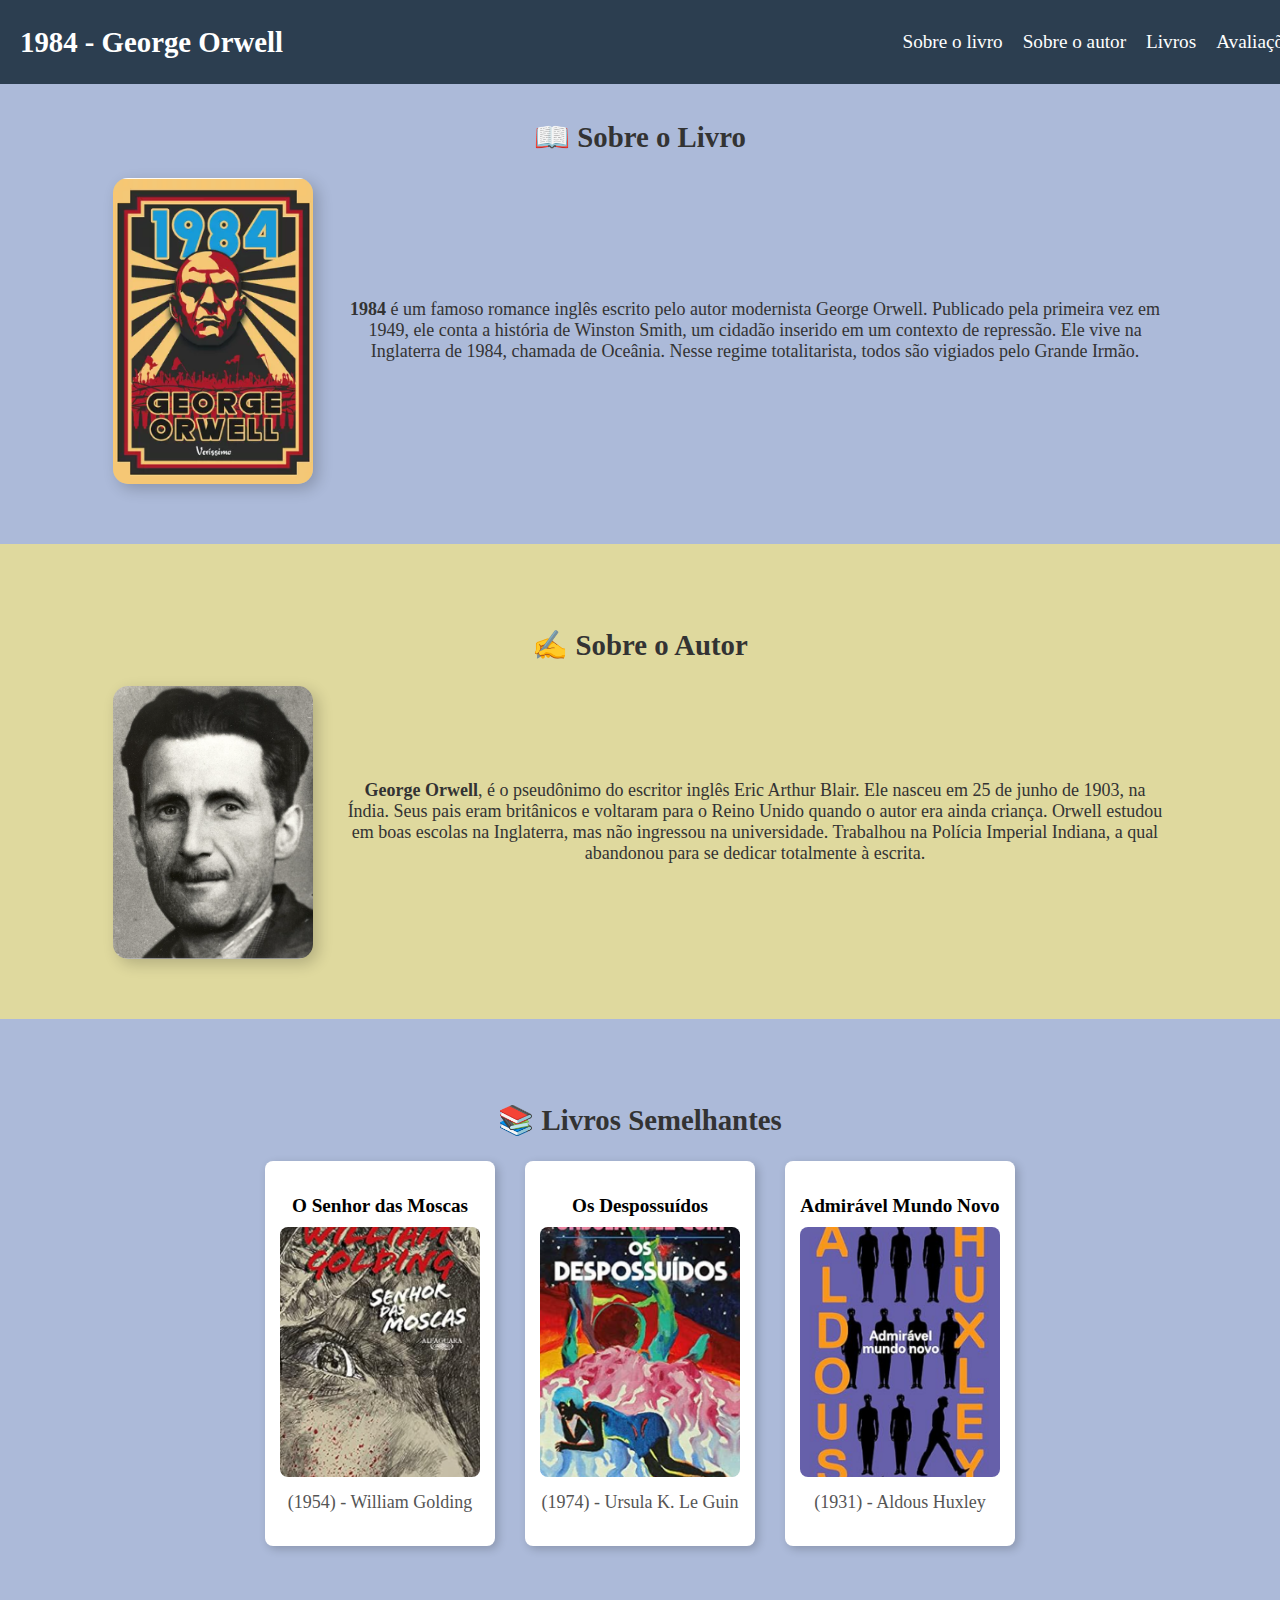
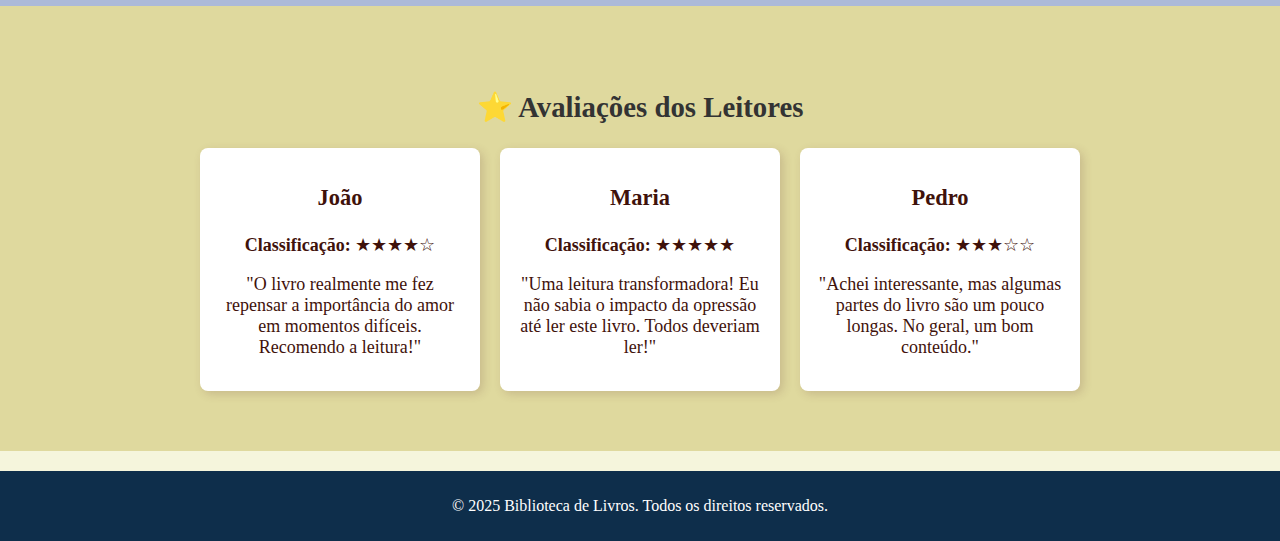
<file: index.html>
<!DOCTYPE html>
<html lang="pt-br">

<head>
    <meta charset="UTF-8">
    <meta name="viewport" content="width=device-width, initial-scale=1.0">
    <meta http-equiv="X-UA-Compatible" content="ie=edge">
    <title>Livro: 1984</title>
    <link rel="stylesheet" href="style.css">
    <link rel="shortcut icon" href="img/icon.png" type="image/x-icon">
</head>

<body>
    <header>
        <div class="navbar">
            <h1>1984 - George Orwell</h1>
            <nav>
                <ul>
                    <li><a href="#book-info">Sobre o livro</a></li>
                    <li><a href="#author-info">Sobre o autor</a></li>
                    <li><a href="#livros-similares">Livros</a></li>
                    <li><a href="#reader-reviews">Avaliações</a></li>
                </ul>
            </nav>
        </div>
    </header>
<br>
<br>
    <main>
        <!-- Sobre o Livro -->
        <section id="book-info" class="section">
            <div class="container">
                <h2>📖 Sobre o Livro</h2>
                <div class="content">
                    <img src="img/capa.png" alt="Capa do livro 1984">
                    <p><strong>1984</strong> é um famoso romance inglês escrito pelo autor modernista George Orwell.
                        Publicado pela primeira vez em 1949, ele conta a história de Winston Smith, um cidadão inserido em um contexto
                        de repressão. Ele vive na Inglaterra de 1984, chamada de Oceânia. Nesse regime totalitarista, todos são vigiados
                        pelo Grande Irmão.</p>
                </div>
            </div>
        </section>
        <!-- Sobre o Autor -->
        <section id="author-info" class="section dark-bg">
            <div class="container">
                <h2>✍️ Sobre o Autor</h2>
                <div class="content">
                    <img src="img/george.png" alt="George Orwell">
                    <p><strong>George Orwell</strong>, é o pseudônimo do escritor inglês Eric Arthur Blair.
                        Ele nasceu em 25 de junho de 1903, na Índia. Seus pais eram britânicos e voltaram para o Reino Unido quando
                        o autor era ainda criança. Orwell estudou em boas escolas na Inglaterra, mas não ingressou na universidade.
                        Trabalhou na Polícia Imperial Indiana, a qual abandonou para se dedicar totalmente à escrita.</p>
                </div>
            </div>
        </section>
<!-- Livros Semelhantes -->
<section id="livros-similares" class="section">
    <div class="container">
        <h2>📚 Livros Semelhantes</h2>
        <div class="books-grade">
            <div class="book-card">

               
            
            
            <!-- linkando a página para o java -->
                <!-- <img src="img/senhor.png" alt="O Senhor das Moscas"> -->

                <h3>O Senhor das Moscas</h3>
                <a href="index2.html"><img src="img/senhor.png" alt=""></a>
                <p>(1954) - William Golding</p>
            </div>
            <div class="book-card">
                <h3>Os Despossuídos</h3>
                <img src="img/despossuidos.png" alt="Os Despossuídos">
                <p>(1974) - Ursula K. Le Guin</p>
            </div>
            <div class="book-card">
                <h3>Admirável Mundo Novo</h3>
                <img src="img/munonovo.png" alt="Admirável Mundo Novo">
                <p>(1931) - Aldous Huxley</p>
            </div>
        </div>
    </div>
</section>
  <!-- Avaliações -->
  <section id="reader-reviews" class="section dark-bg">
    <div class="container">
        <h2>⭐ Avaliações dos Leitores</h2>
        <div class="reviews">
            <div class="review">
                <h3>João</h3>
                <p><strong>Classificação:</strong> ★★★★☆</p>
                <p>"O livro realmente me fez repensar a importância do amor em momentos difíceis. Recomendo a leitura!"</p>
            </div>
            <div class="review">
                <h3>Maria</h3>
                <p><strong>Classificação:</strong> ★★★★★</p>
                <p>"Uma leitura transformadora! Eu não sabia o impacto da opressão até ler este livro. Todos deveriam ler!"</p>
            </div>
            <div class="review">
                <h3>Pedro</h3>
                <p><strong>Classificação:</strong> ★★★☆☆</p>
                <p>"Achei interessante, mas algumas partes do livro são um pouco longas. No geral, um bom conteúdo."</p>
            </div>
        </div>
    </div>
</section>
</main>

<footer>
<p>&copy; 2025 Biblioteca de Livros. Todos os direitos reservados.</p>
</footer>
</body>

</html>
</file>
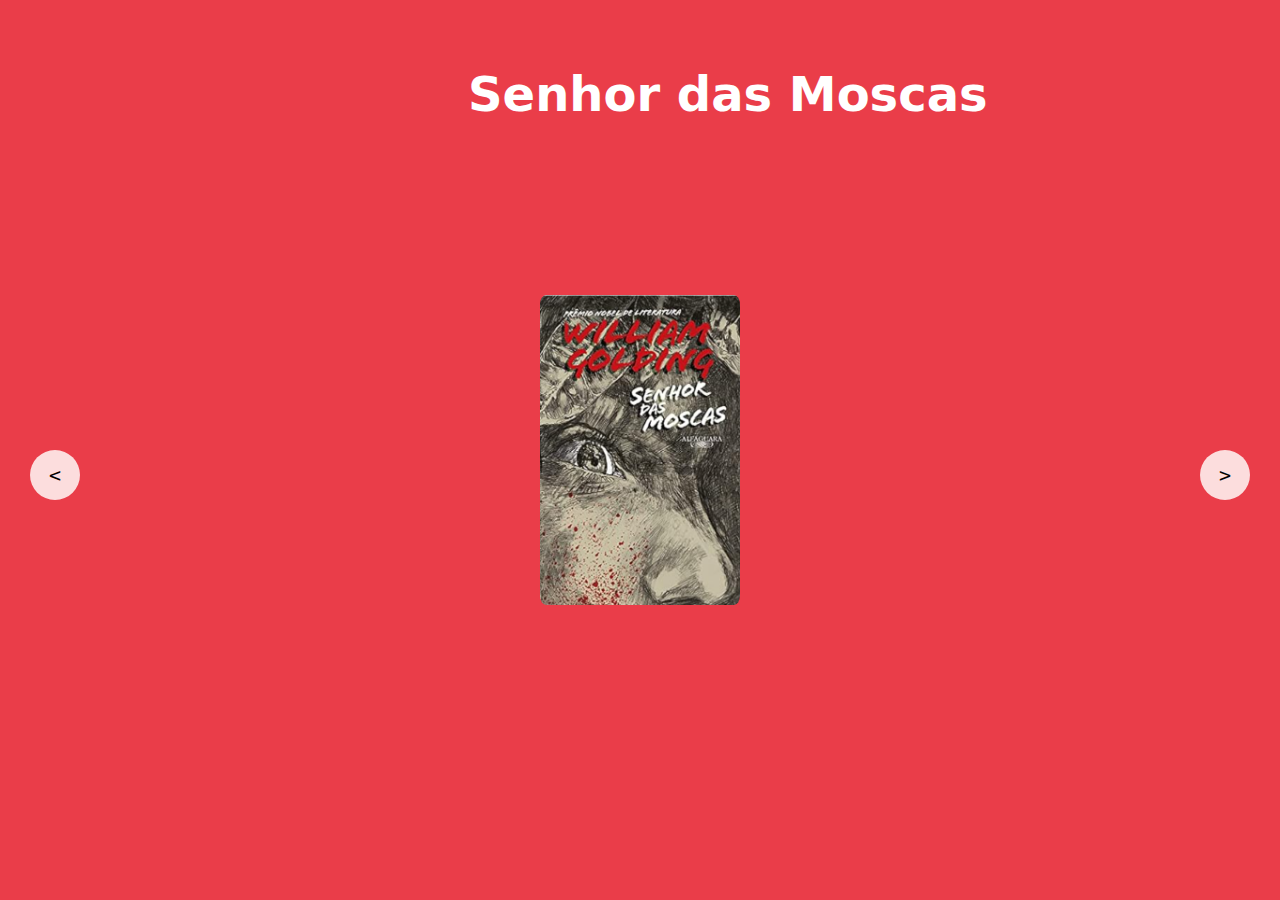
<file: index2.html>
<!DOCTYPE html>
<html lang="pt-br">
<head>
    <meta charset="UTF-8">
    <meta name="viewport" content="width=device-width, initial-scale=1.0">
    <link rel="stylesheet" href="style2.css">
    <title>Livros Semelhantes</title>
</head>
<body>
    <main>
        <section class="item ativo" style="--background: #ea3d49">
            <div class="titulo">Senhor das Moscas</div>
            <img src="img/senhor.png" alt="" class="senhor">
        </section>

        <section class="item" style="--background: #2d5643 ;">
            <div class="titulo">Os Despossuídos</div>
            <img src="img/despossuidos.png" alt="" class="senhor">
        </section>

        <section class="item" style="--background: #e7a043 ;">
            <div class="titulo">Admirável Mundo Novo</div>           
            <img src="img/munonovo.png" alt="" class="senhor">
        </section>

        <div class="seta">
            <button onclick="clicou()" id="anterior"><</button>
            <button onclick="clicou()" id="proximo">></button>
        </div>
    </main>
    <script src="script.js"></script>
</body>
</html>
</file>
<file: style.css>
/* Estilos gerais */
body {
    font-family: Georgia, 'Times New Roman', Times, serif;
    background-color: #f5f5dc;
    color: #333;
    margin: 0;
    padding: 0;
}

/* Navbar */
.navbar {
    background-color: #2c3e50;
    color: white;
    display: flex;
    justify-content: space-between;
    align-items: center;
    padding: 15px 20px;
    position: fixed;
    top: 0;
    width: 100%;
    z-index: 1000;
    text-align: start;
}

.navbar h1 {
    margin: 0;
    font-size: 1.8rem;

}

.navbar nav ul {
   
    display: flex;
    gap: 20px;
    padding: 0;
}

.navbar nav ul li {
    display: inline;
    text-align: start;
}

.navbar nav ul li a {
    text-decoration: none;
    color: white;
    font-size: 1.2rem;
    transition: color 0.3s ease;
}

.navbar nav ul li a:hover {
    color: #f39c12;
}

/* Estrutura principal */
.section {
    background-color: #acbad9;
    padding: 60px 20px;
    text-align: center;
    align-items: center;
    font-size: larger;
}

.dark-bg {
    background-color: #dfd99e;
    padding: 60px 20px;
}

.container {
    width: 85%;
    margin: 0 auto;
    border-radius: 9;
    
}

.content {
    display: flex;
    align-items: center;
    justify-content: center;
    gap: 30px;
}

.content img {
    width: 200px;
    border-radius: 15px;
    box-shadow: 5px 5px 15px rgba(0, 0, 0, 0.2);
}

/* Livros semelhantes */
.books-grade {
    display: flex;
    justify-content: center;
    gap: 20px;
    color: #3f120b;
}

.book-card {
    background: white;
    padding: 15px;
    border-radius: 8px;
    box-shadow: 3px 3px 10px rgba(0, 0, 0, 0.2);
    text-align: center;
    max-width: 200px;
}

.book-card img {
    width: 100%;
    border-radius: 8px;
}

/* Avaliações */
.reviews {
    display: flex;
    justify-content: center;
    gap: 20px;
}

.review {
    background: white;
    padding: 15px;
    border-radius: 8px;
    box-shadow: 3px 3px 10px rgba(103, 59, 59, 0.2);
    max-width: 250px;
    color: #3f120b;
}

/* Rodapé */
footer {
    background-color: #0e2e4b;
    color: white;
    text-align: center;
    padding: 10px;
    margin-top: 20px;
}
/* Livros semelhantes */
.books-grade {
    display: flex;
    justify-content: center;
    gap: 30px;
    align-items: flex-start;
}

.book-card {
    background: white;
    padding: 15px;
    border-radius: 8px;
    box-shadow: 3px 3px 10px rgba(0, 0, 0, 0.2);
    text-align: center;
    max-width: 200px;
    flex: 1;
}

.book-card h3 {
    font-size: 1.2rem;
    margin-bottom: 10px;
    color: #000000;
}

.book-card img {
    width: 100%;
    height: 250px; /* Tamanho padronizado */
    object-fit: cover; /* Garante que a imagem preencha o espaço sem distorcer */
    border-radius: 8px;
}

.book-card p {
    margin-top: 10px;
    font-size: 1rem;
    color: #555;
}

.author-info img {
    float: left;
    margin-right: 20px;
    max-width: 200px;
    float: inline-start;
    height: max-content;
    border-radius: 9%;
}
.book img {
    float: left;
    margin-right: 20px;
    max-width: 200px;
    border-radius: 8px;
    float: inline-end;

 }
.container p{
    font-size: large;
}
</file>
<file: style2.css>
.item{
    display: none;
    width:100% ;
    height:100%;
    position:absolute ;
    top:0 ;
    left: 0;
    overflow:hidden ;
    background-color: var(--background);

}

.item.ativo{
    display: block;
}

.item .titulo {
    font-size: 3rem;
    color: #ffffff;
    font-family: system-ui, -apple-system, BlinkMacSystemFont, 'Segoe UI', Roboto, Oxygen, Ubuntu, Cantarell, 'Open Sans', 'Helvetica Neue', sans-serif;
    font-weight: bold;
    text-align: start;
    /* centralizar */
    position: relative;
    top: 10px;
    left: -300px;
    transform: translate(60%, 100%);
}

.item .senhor{
    width: 200px;
    height: 310px;
    z-index: 2;
    position: absolute;
    align-items: center;
    top: 50%;
    left: 50%;
    transform: translate(-50%, -50%);
    border-radius: 110%;
}

#anterior, #proximo{
    position: absolute;
    top: 50%;
    transform: translate y(-50%);
    width: 50px;
    height: 50px;
    background-color: #fcdddd;
    border: 1px;
    color: #030202;
    font-size: x-large;
    font-family: monospace;
    cursor: pointer;
    z-index: 4;
    border-radius: 50%;
}
#anterior{
    left: 30px;
}
#proximo{
    right: 30px;
}

@keyframes mexer{
    from{
        top: 100%;
        opacity: 0;
    }
}

.item.ativo img.senhor{
    animation:mexer 0.5s ease-in 1;
    border-radius: 3%;
}
.titulo{
    animation: mexer 0.5s ease-out 1;
}
</file>
